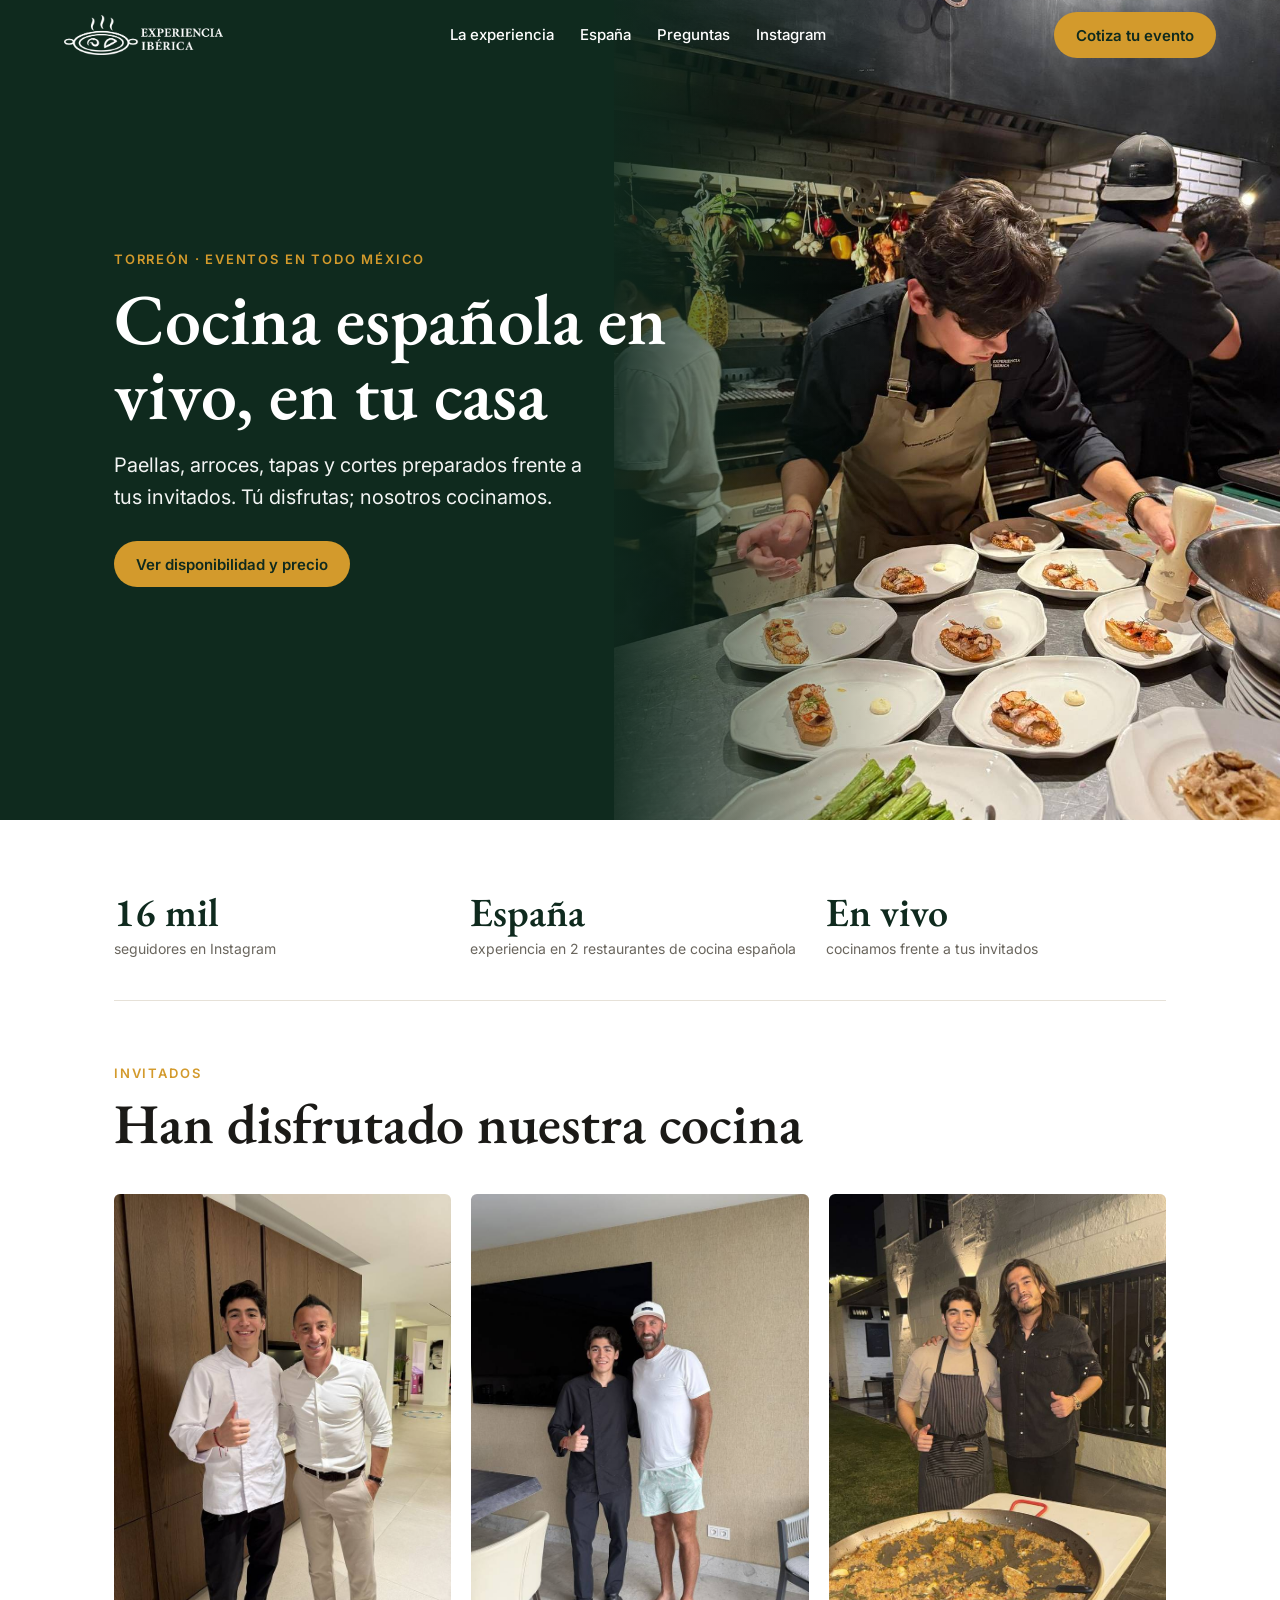
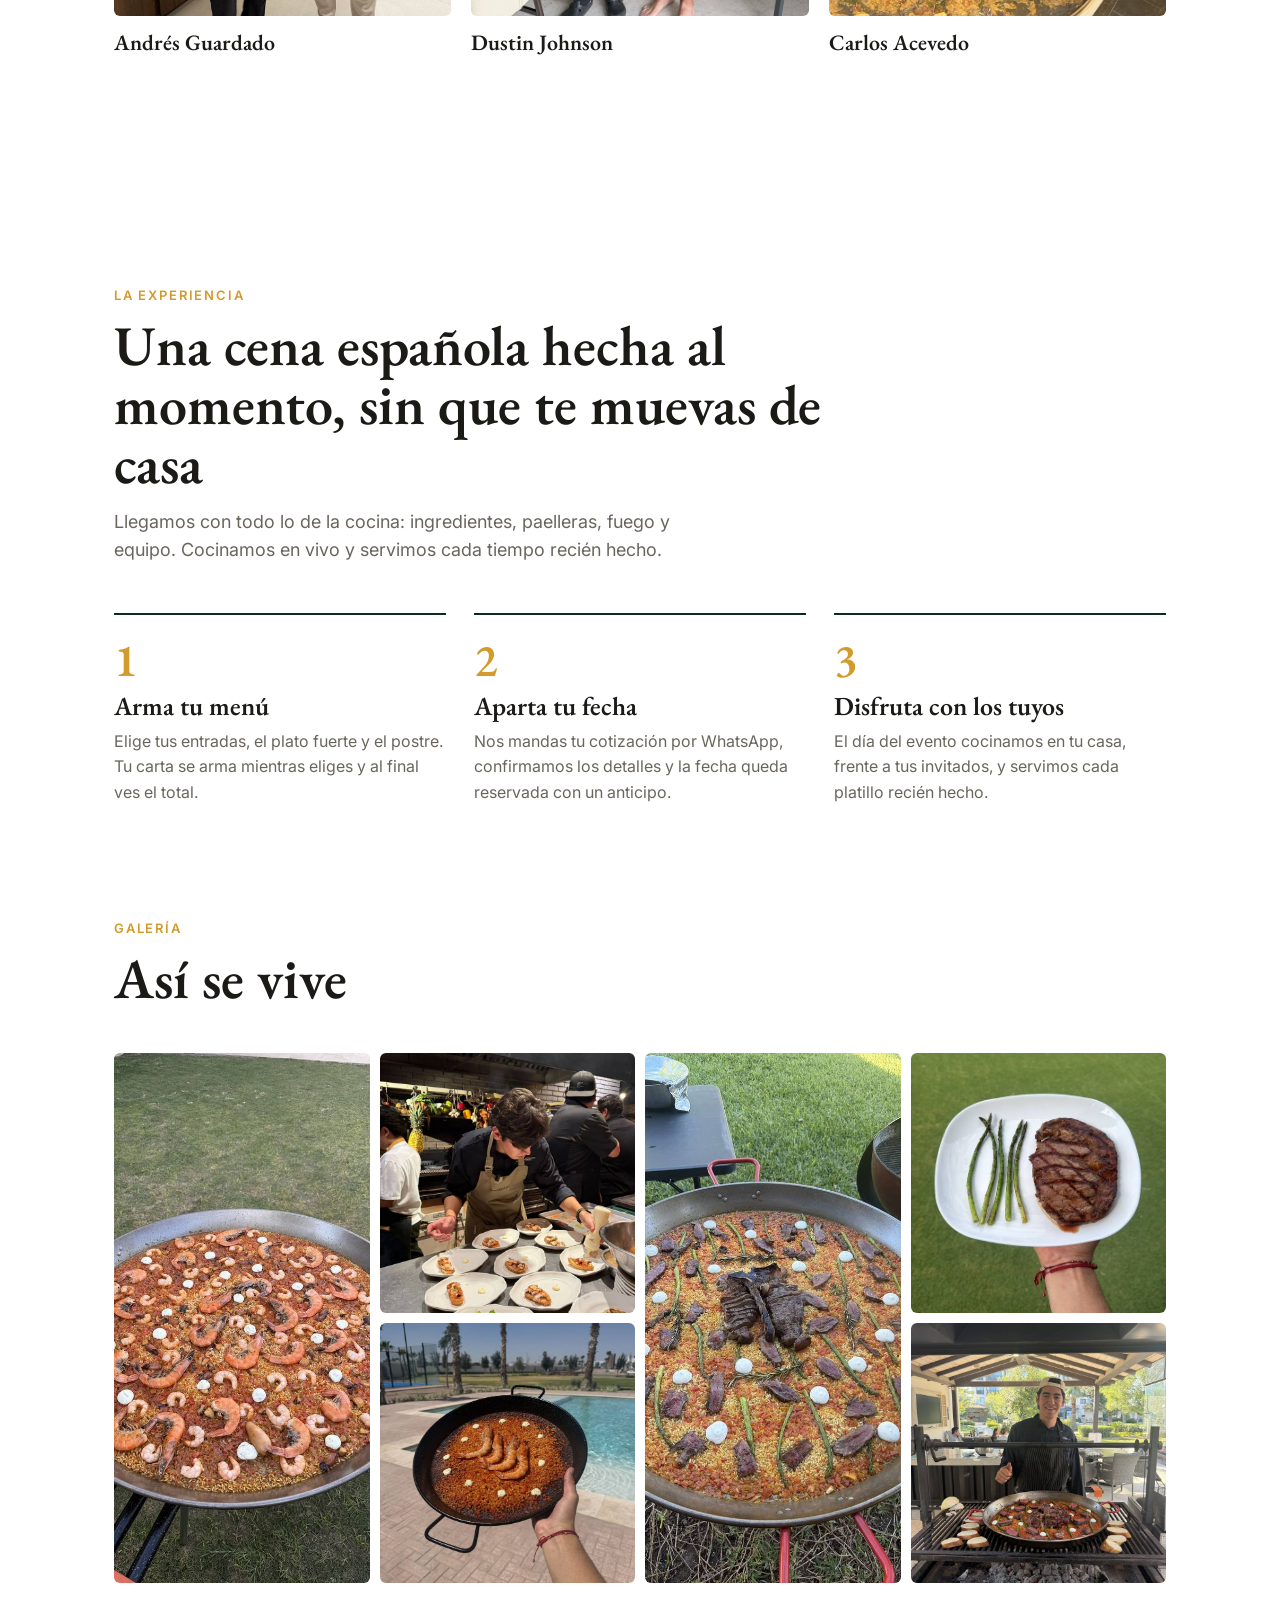
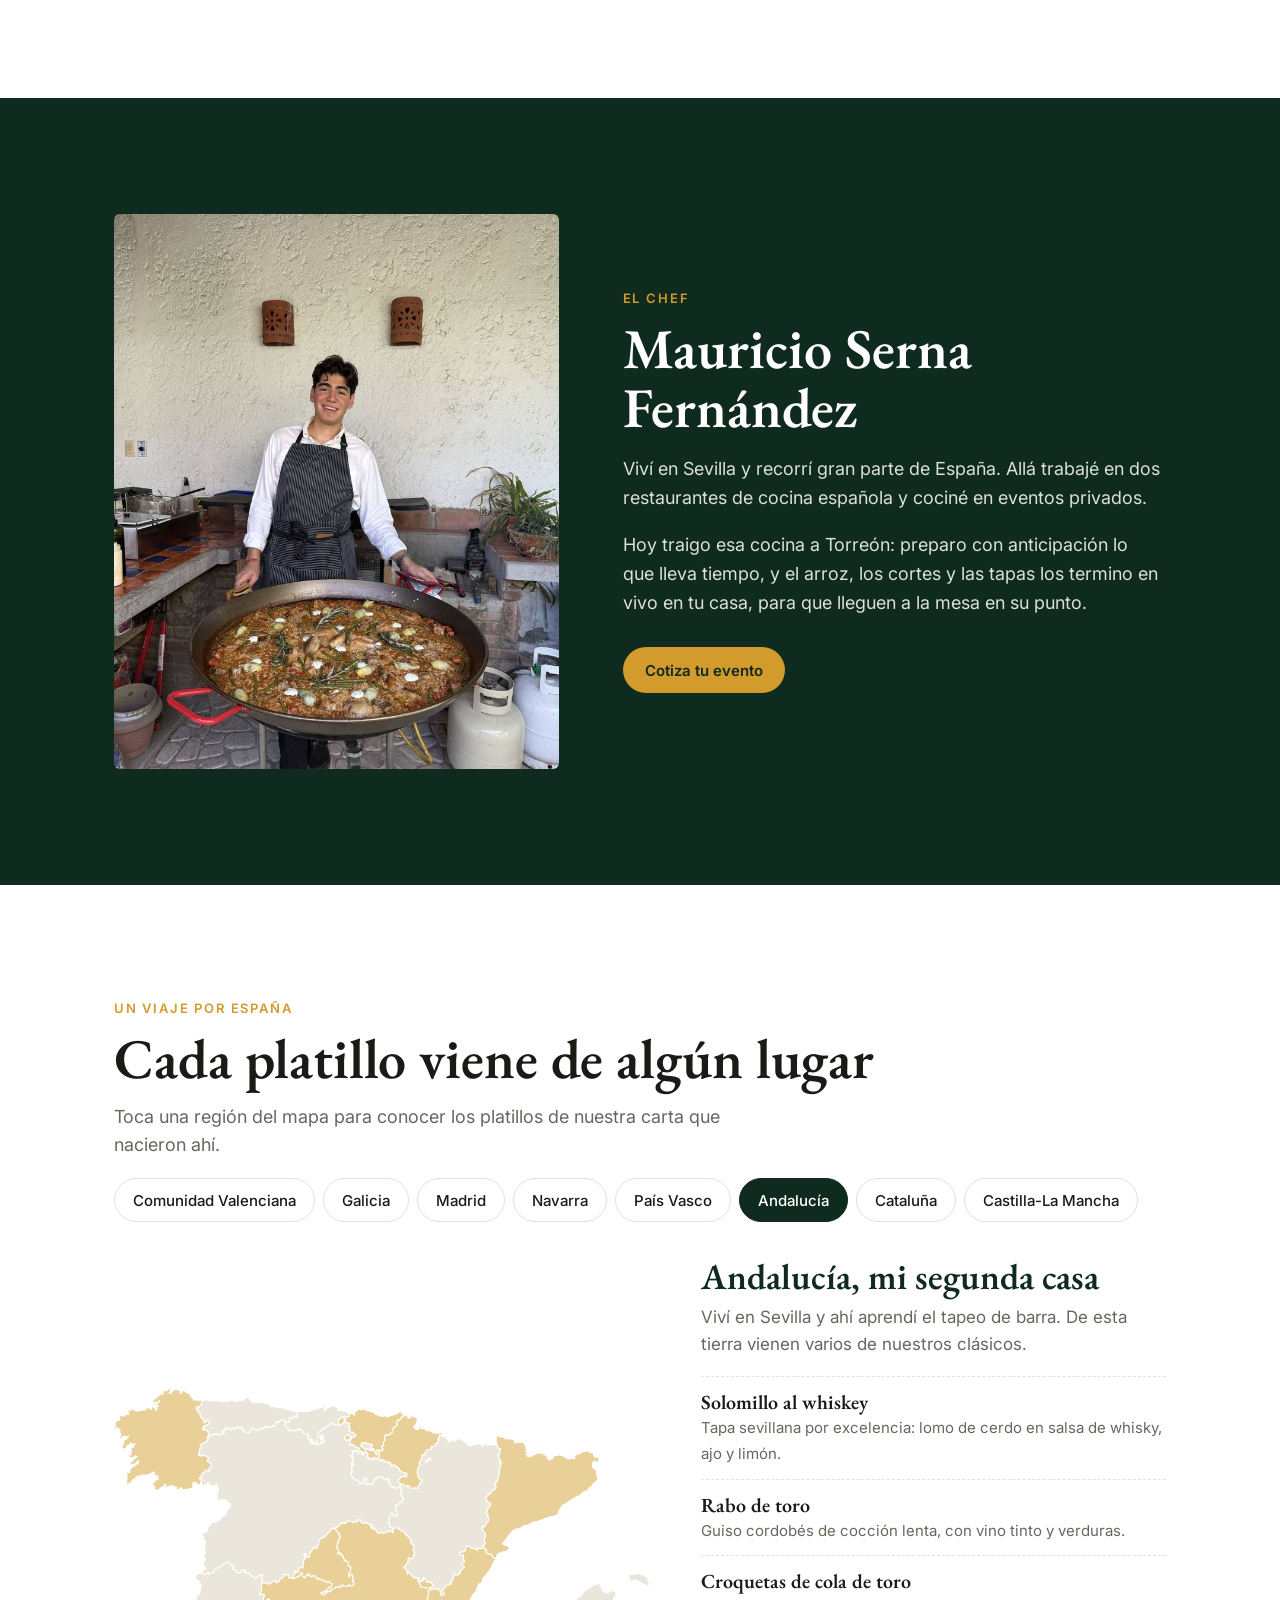
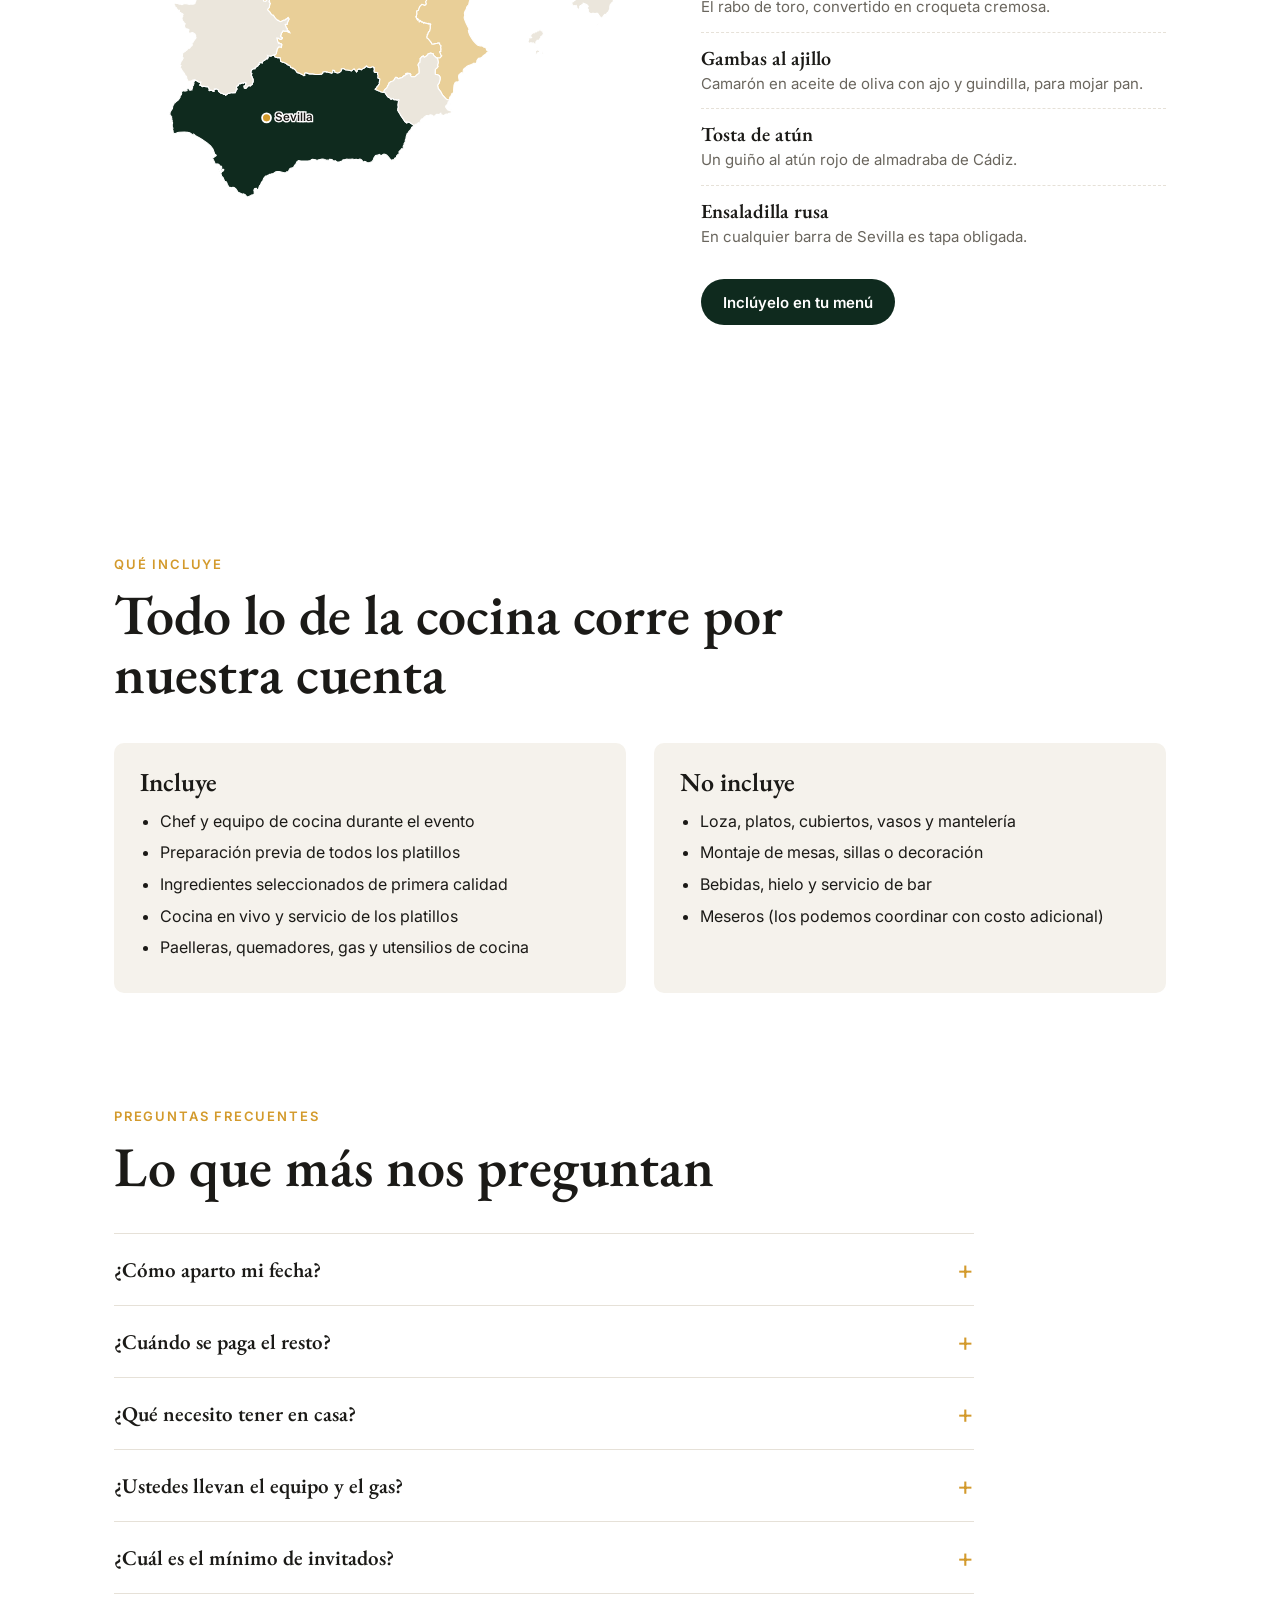
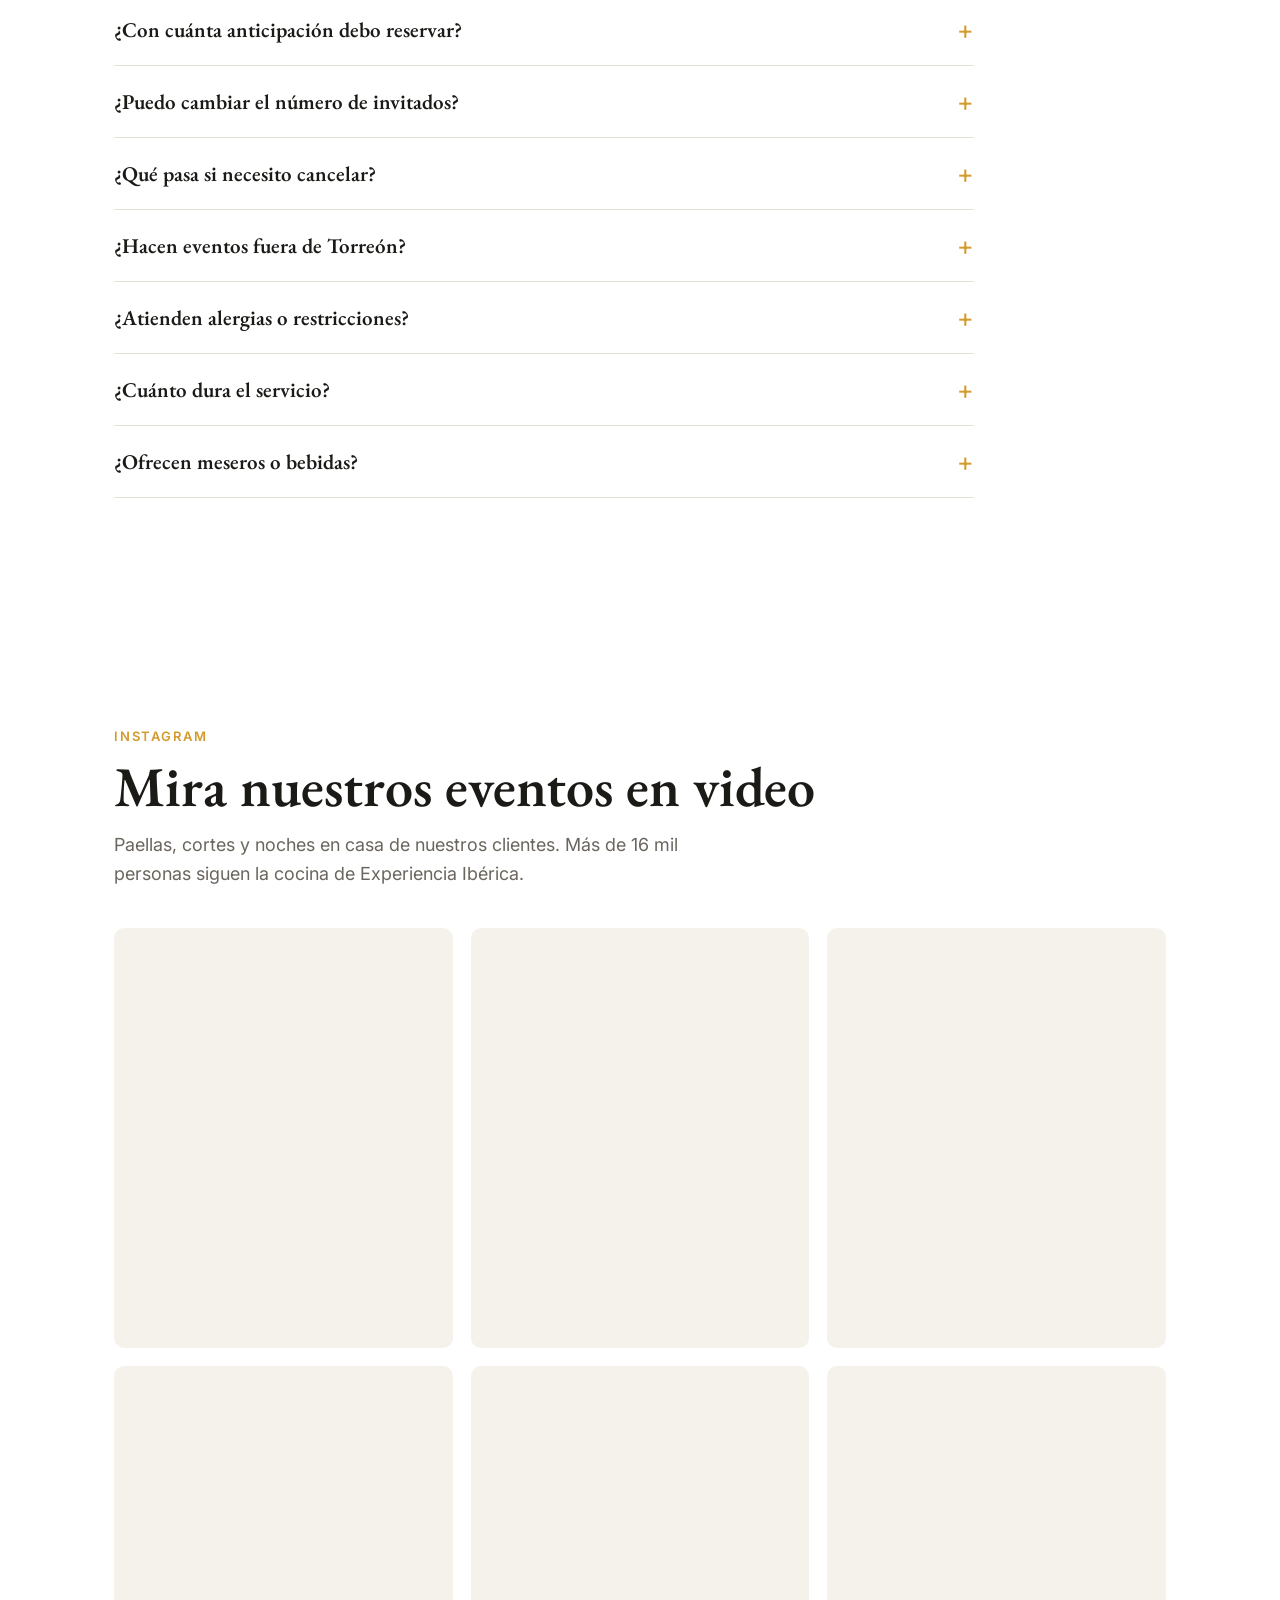
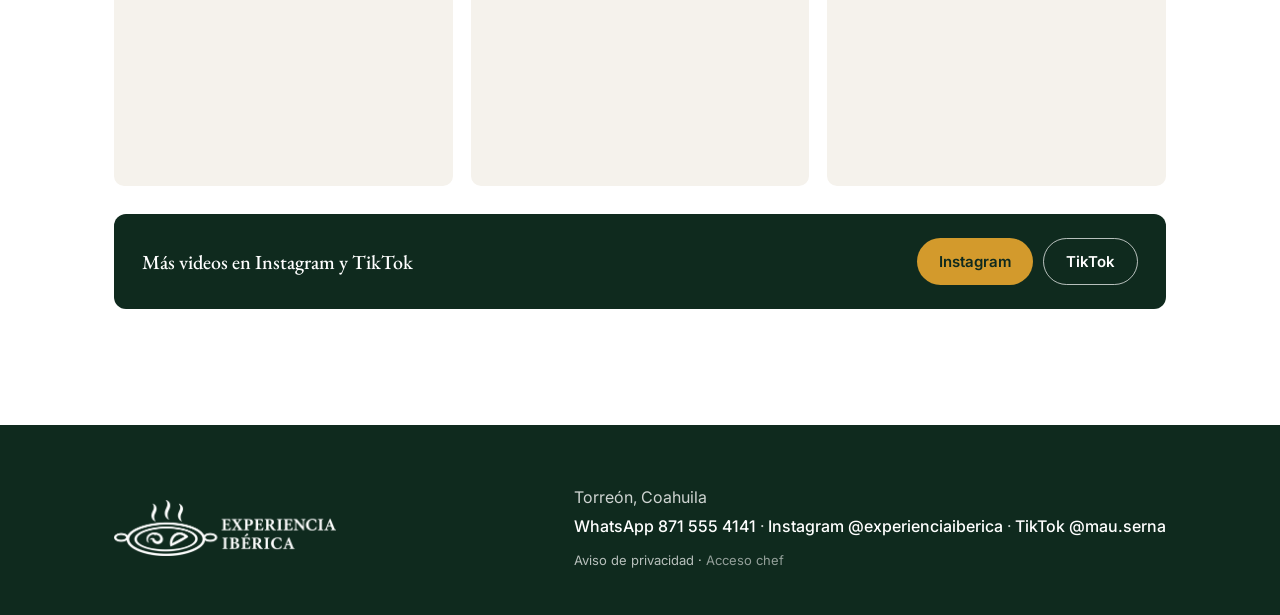
<file: index.html>
<!DOCTYPE html>
<html lang="es">
<head>
<meta charset="utf-8">
<meta name="viewport" content="width=device-width,initial-scale=1">
<title>Experiencia Ibérica · Cocina española en tu casa · Torreón</title>
<meta name="description" content="Paellas, arroces, tapas y cortes cocinados en vivo en tu casa. Cotiza tu evento en Torreón y consulta disponibilidad al momento.">
<meta property="og:title" content="Experiencia Ibérica · Cocina española en tu casa">
<meta property="og:description" content="Paellas, tapas y cortes cocinados en vivo en tu casa. Cotiza tu evento en Torreón.">
<meta property="og:image" content="https://experienciaiberica.com/img/hero.jpg">
<link rel="icon" href="img/icono.png" type="image/png">
<link rel="apple-touch-icon" href="img/apple-touch-icon.png">
<script type="application/ld+json">{"@context":"https://schema.org","@type":"FoodEstablishment","name":"Experiencia Ibérica","description":"Chef privado de cocina española a domicilio: paellas, arroces, tapas y cortes cocinados en vivo en tu casa.","url":"https://experienciaiberica.com/","image":"https://experienciaiberica.com/img/hero.jpg","logo":"https://experienciaiberica.com/img/icono.png","telephone":"+52 871 555 4141","servesCuisine":["Española","Paella","Tapas"],"areaServed":[{"@type":"City","name":"Torreón"},{"@type":"City","name":"Gómez Palacio"},{"@type":"City","name":"Lerdo"},{"@type":"Country","name":"México"}],"address":{"@type":"PostalAddress","addressLocality":"Torreón","addressRegion":"Coahuila","addressCountry":"MX"},"founder":{"@type":"Person","name":"Mauricio Serna Fernández"},"sameAs":["https://www.instagram.com/experienciaiberica","https://www.tiktok.com/@mau.serna"]}</script>
<link rel="preconnect" href="https://fonts.googleapis.com">
<link href="https://fonts.googleapis.com/css2?family=EB+Garamond:wght@500;600;700&family=Inter:wght@400;500;600&display=swap" rel="stylesheet">
<link rel="stylesheet" href="css/site.css?v=8">
<script src="js/analytics.js?v=2" defer></script>
</head>
<body>
<nav class="nav" id="nav">
  <a href="#inicio" aria-label="Inicio"><img src="img/logo-blanco.png" alt="Experiencia Ibérica"></a>
  <ul><li><a href="#experiencia">La experiencia</a></li><li><a href="#espana">España</a></li><li><a href="#faq">Preguntas</a></li><li><a href="#instagram">Instagram</a></li></ul>
  <a class="btn saf" href="cotiza.html">Cotiza tu evento</a>
  <button class="burg" id="burg" aria-label="Abrir menú" aria-expanded="false"><span></span><span></span><span></span></button>
</nav>

<header class="hero" id="inicio">
  <img class="hp" src="img/hero.jpg" alt="Mauricio Serna emplatando tostas en cocina" fetchpriority="high">
  <div class="wrap">
    <div class="eyebrow">Torreón · Eventos en todo México</div>
    <h1>Cocina española en vivo, en tu casa</h1>
    <p>Paellas, arroces, tapas y cortes preparados frente a tus invitados. Tú disfrutas; nosotros cocinamos.</p>
    <div class="cta"><a class="btn saf" href="cotiza.html">Ver disponibilidad y precio</a></div>
  </div>
</header>

<section id="invitados" class="inv">
  <div class="wrap">
    <div class="proof"><div><b>16 mil</b><span>seguidores en Instagram</span></div><div><b>España</b><span>experiencia en 2 restaurantes de cocina española</span></div><div><b>En vivo</b><span>cocinamos frente a tus invitados</span></div></div>
    <div class="eyebrow">Invitados</div>
    <h2 class="sh">Han disfrutado nuestra cocina</h2>
    <div class="fam">
      <figure><img src="img/famoso-1.jpg" alt="Mauricio Serna con Andrés Guardado" loading="lazy" style="object-position:center 30%"><figcaption>Andrés Guardado</figcaption></figure>
      <figure><img src="img/famoso-2.jpg" alt="Mauricio Serna con Dustin Johnson" loading="lazy" style="object-position:center 30%"><figcaption>Dustin Johnson</figcaption></figure>
      <figure><img src="img/famoso-3.jpg" alt="Mauricio Serna con Carlos Acevedo" loading="lazy" style="object-position:center 35%"><figcaption>Carlos Acevedo</figcaption></figure>
    </div>
  </div>
</section>


<section id="experiencia">
  <div class="wrap">
    <div class="eyebrow">La experiencia</div>
    <h2 class="sh">Una cena española hecha al momento, sin que te muevas de casa</h2>
    <p class="lead">Llegamos con todo lo de la cocina: ingredientes, paelleras, fuego y equipo. Cocinamos en vivo y servimos cada tiempo recién hecho.</p>
    <div class="steps">
      <div><b>1</b><h3>Arma tu menú</h3><p>Elige tus entradas, el plato fuerte y el postre. Tu carta se arma mientras eliges y al final ves el total.</p></div>
      <div><b>2</b><h3>Aparta tu fecha</h3><p>Nos mandas tu cotización por WhatsApp, confirmamos los detalles y la fecha queda reservada con un anticipo.</p></div>
      <div><b>3</b><h3>Disfruta con los tuyos</h3><p>El día del evento cocinamos en tu casa, frente a tus invitados, y servimos cada platillo recién hecho.</p></div>
    </div>
  </div>
</section>

<section id="galeria" style="padding-top:0">
  <div class="wrap">
    <div class="eyebrow">Galería</div>
    <h2 class="sh">Así se vive</h2>
    <div class="gal">
      <img class="t" src="img/paella-mariscos.jpg" alt="Paella de mariscos con camarones en una paellera grande" loading="lazy">
      <img src="img/emplatado.jpg" alt="Emplatando tostas de pulpo en cocina" loading="lazy" style="object-position:center 60%">
      <img class="t" src="img/arroz-carne.jpg" alt="Arroz de carne con espárragos y alioli" loading="lazy">
      <img src="img/ribeye.jpg" alt="Ribeye a la parrilla con espárragos" loading="lazy" style="object-position:center 55%">
      <img src="img/arroz-alberca.jpg" alt="Arroz en paellera junto a una alberca" loading="lazy">
      <img src="img/chef-parrilla.jpg" alt="Chef cocinando una paella en la parrilla" loading="lazy">
    </div>
  </div>
</section>

<section class="dark">
  <div class="wrap chef">
    <img src="img/chef-paella.jpg" decoding="async" alt="Mauricio Serna Fernández con una paella recién hecha" loading="lazy">
    <div>
      <div class="eyebrow">El chef</div>
      <h2 class="sh">Mauricio Serna Fernández</h2>
      <p>Viví en Sevilla y recorrí gran parte de España. Allá trabajé en dos restaurantes de cocina española y cociné en eventos privados.</p>
      <p>Hoy traigo esa cocina a Torreón: preparo con anticipación lo que lleva tiempo, y el arroz, los cortes y las tapas los termino en vivo en tu casa, para que lleguen a la mesa en su punto.</p>
      <a class="btn saf" href="cotiza.html" style="margin-top:12px">Cotiza tu evento</a>
    </div>
  </div>
</section>

<section id="espana">
  <div class="wrap">
    <div class="eyebrow">Un viaje por España</div>
    <h2 class="sh">Cada platillo viene de algún lugar</h2>
    <p class="lead">Toca una región del mapa para conocer los platillos de nuestra carta que nacieron ahí.</p>
    <div class="chips rgchips" id="rgchips"></div>
    <div class="esp">
      <div class="map" id="map" role="group" aria-label="Mapa de España"></div>
      <div class="rg" id="rg" aria-live="polite"></div>
    </div>
  </div>
</section>

<section id="incluye">
  <div class="wrap">
    <div class="eyebrow">Qué incluye</div>
    <h2 class="sh">Todo lo de la cocina corre por nuestra cuenta</h2>
    <div class="inc">
      <div><h3>Incluye</h3><ul><li>Chef y equipo de cocina durante el evento</li><li>Preparación previa de todos los platillos</li><li>Ingredientes seleccionados de primera calidad</li><li>Cocina en vivo y servicio de los platillos</li><li>Paelleras, quemadores, gas y utensilios de cocina</li></ul></div>
      <div><h3>No incluye</h3><ul><li>Loza, platos, cubiertos, vasos y mantelería</li><li>Montaje de mesas, sillas o decoración</li><li>Bebidas, hielo y servicio de bar</li><li>Meseros (los podemos coordinar con costo adicional)</li></ul></div>
    </div>
  </div>
</section>

<section id="faq" style="padding-top:0">
  <div class="wrap">
    <div class="eyebrow">Preguntas frecuentes</div>
    <h2 class="sh">Lo que más nos preguntan</h2>
    <div class="faq">
      <details><summary>¿Cómo aparto mi fecha?</summary><p>Arma tu cotización en la página y mándanosla por WhatsApp. Te confirmamos disponibilidad y la fecha queda reservada al recibir el anticipo del 50%. Sin anticipo, la fecha sigue disponible para otros clientes.</p></details>
      <details><summary>¿Cuándo se paga el resto?</summary><p>El saldo se liquida el día del evento, antes de comenzar a servir.</p></details>
      <details><summary>¿Qué necesito tener en casa?</summary><p>Un espacio ventilado para cocinar (de preferencia exterior: jardín, terraza o asador), acceso a agua y una toma de corriente cercana. La loza, las mesas y las sillas corren por tu cuenta.</p></details>
      <details><summary>¿Ustedes llevan el equipo y el gas?</summary><p>Sí. Llevamos paelleras, quemadores, gas, utensilios y todos los ingredientes. Tú solo pones el lugar.</p></details>
      <details><summary>¿Cuál es el mínimo de invitados?</summary><p>El mínimo es de 10 personas. Para grupos más pequeños escríbenos y vemos opciones.</p></details>
      <details><summary>¿Con cuánta anticipación debo reservar?</summary><p>Puedes reservar desde la página con al menos 3 días de anticipación. Si tu evento es antes, escríbenos por WhatsApp y vemos si es posible.</p></details>
      <details><summary>¿Puedo cambiar el número de invitados?</summary><p>Sí, hasta 5 días antes del evento, cuando se confirman el número final y el menú. Se cobra el número confirmado aunque asistan menos personas. Los aumentos de último momento quedan sujetos a disponibilidad de insumos.</p></details>
      <details><summary>¿Qué pasa si necesito cancelar?</summary><p>Con 7 días o más de anticipación, tu anticipo se puede aplicar a una nueva fecha dentro de los siguientes 3 meses. Con menos de 7 días el anticipo no es reembolsable, porque cubre la compra de insumos.</p></details>
      <details><summary>¿Hacen eventos fuera de Torreón?</summary><p>Sí, en todo México, para eventos de 25 invitados o más. El traslado se cotiza aparte según la ciudad; arma tu cotización y te lo confirmamos por WhatsApp.</p></details>
      <details><summary>¿Atienden alergias o restricciones?</summary><p>Sí. Avísanos al confirmar el menú y adaptamos lo necesario.</p></details>
      <details><summary>¿Cuánto dura el servicio?</summary><p>Hasta 4 horas desde nuestra llegada. El tiempo adicional tiene un costo extra.</p></details>
      <details><summary>¿Ofrecen meseros o bebidas?</summary><p>Las bebidas no están incluidas. Los meseros los podemos coordinar con costo adicional.</p></details>
    </div>
  </div>
</section>

<section id="instagram">
  <div class="wrap">
    <div class="eyebrow">Instagram</div>
    <h2 class="sh">Mira nuestros eventos en video</h2>
    <p class="lead">Paellas, cortes y noches en casa de nuestros clientes. Más de 16 mil personas siguen la cocina de Experiencia Ibérica.</p>
    <div class="ig" id="ig"></div>
    <div class="igcta"><p>Más videos en Instagram y TikTok</p><div style="display:flex;gap:10px;flex-wrap:wrap"><a class="btn saf" href="https://www.instagram.com/experienciaiberica" target="_blank" rel="noopener">Instagram</a><a class="btn line" href="https://www.tiktok.com/@mau.serna" target="_blank" rel="noopener">TikTok</a></div></div>
  </div>
</section>

<footer>
  <div class="wrap">
    <img src="img/logo-blanco.png" alt="Experiencia Ibérica">
    <div><p>Torreón, Coahuila</p><p><a href="https://wa.me/528715554141" target="_blank" rel="noopener">WhatsApp 871 555 4141</a> · <a href="https://www.instagram.com/experienciaiberica" target="_blank" rel="noopener">Instagram @experienciaiberica</a> · <a href="https://www.tiktok.com/@mau.serna" target="_blank" rel="noopener">TikTok @mau.serna</a></p><p id="upd" style="font-size:13px;opacity:.7"></p><p style="font-size:13px;margin-top:10px"><a href="aviso-de-privacidad.html" style="opacity:.7;font-weight:400">Aviso de privacidad</a> · <a href="https://claude.ai/artifact/J5kVzDFW1enjaiDdUqpLAN" style="opacity:.55;font-weight:400" rel="nofollow">Acceso chef</a></p></div>
  </div>
</footer>

<script>
{
const R={
'01':{t:'Andalucía, mi segunda casa',p:'Viví en Sevilla y ahí aprendí el tapeo de barra. De esta tierra vienen varios de nuestros clásicos.',d:[['Solomillo al whiskey','Tapa sevillana por excelencia: lomo de cerdo en salsa de whisky, ajo y limón.'],['Rabo de toro','Guiso cordobés de cocción lenta, con vino tinto y verduras.'],['Croquetas de cola de toro','El rabo de toro, convertido en croqueta cremosa.'],['Gambas al ajillo','Camarón en aceite de oliva con ajo y guindilla, para mojar pan.'],['Tosta de atún','Un guiño al atún rojo de almadraba de Cádiz.'],['Ensaladilla rusa','En cualquier barra de Sevilla es tapa obligada.']]},
'10':{t:'Comunidad Valenciana, la cuna del arroz',p:'La paella nació entre los arrozales de Valencia. Por eso todos nuestros arroces llevan arroz español.',d:[['Paella valenciana','Pollo, costilla, garrofón, alcachofa y azafrán: la receta de origen.'],['Arroz de mariscos','El arroz de la costa mediterránea, con fumet casero.'],['Arroz de carne','Nuestra versión con costilla, porterhouse y espárragos.'],['Fideuá de pollo','Nació en Gandía: la técnica de la paella, con fideo en lugar de arroz.']]},
'12':{t:'Galicia',p:'En las ferias gallegas el pulpo se cuece en ollas de cobre y se sirve sobre madera.',d:[['Pulpo a la gallega','Pulpo con papa, pimentón de la Vera, aceite de oliva y sal gruesa.']]},
'16':{t:'País Vasco',p:'Tierra de asadores y de la tarta de queso más famosa del mundo.',d:[['Tarta vasca','La tarta de queso quemada nació en San Sebastián.'],['Cortes a la brasa','Ribeye, porterhouse y tomahawk, al estilo de los asadores vascos.']]},
'15':{t:'Navarra',p:'Hogar de la chistorra, el embutido delgado y ahumado del norte.',d:[['Tortilla de patata con chistorra','La tortilla de siempre, con el toque de la chistorra navarra.']]},
'09':{t:'Cataluña',p:'El desayuno y la merienda catalana empiezan con pan, tomate y aceite.',d:[['Pan con tomate','Pan tostado, tomate y un buen aceite de oliva.']]},
'13':{t:'Madrid',p:'Dos clásicos que no faltan en ningún bar madrileño.',d:[['Croquetas de jamón','Bechamel cremosa con jamón serrano y un empanizado crujiente.'],['Patatas bravas','Papas crujientes con salsa brava y alioli.']]},
'08':{t:'Castilla-La Mancha',p:'Tierra del queso manchego.',d:[['Tabla de quesos y carnes frías','Quesos y embutidos para abrir la noche.']]}};
fetch('data/espana.json').then(r=>r.json()).then(G=>{
  const map=document.getElementById('map'),rg=document.getElementById('rg'),ch=document.getElementById('rgchips');
  map.innerHTML=`<svg viewBox="0 0 600 500" aria-hidden="false">${G.map(g=>`<path d="${g.d}" data-id="${g.id}" class="${R[g.id]?'has':''}"${R[g.id]?` tabindex="0" role="button" aria-label="${R[g.id].t}"`:''}><title>${g.name}</title></path>`).join('')}<g class="sev"><circle cx="0" cy="0" r="5"/><text x="9" y="4">Sevilla</text></g></svg>`;
  const sv=G.find(g=>g.id==='01');const sev=map.querySelector('.sev');sev.setAttribute('transform',`translate(${sv.c[0]-28},${sv.c[1]-4})`);
  ch.innerHTML=Object.entries(R).map(([id,r])=>`<button class="chip" data-id="${id}">${r.t.split(',')[0]}</button>`).join('');
  const pick=id=>{const r=R[id];if(!r)return;map.querySelectorAll('path').forEach(p=>p.classList.toggle('on',p.dataset.id===id));ch.querySelectorAll('.chip').forEach(c=>c.classList.toggle('on',c.dataset.id===id));
    rg.innerHTML=`<h3>${r.t}</h3><p class="rp">${r.p}</p>${r.d.map(([n,x])=>`<div class="dsh"><b>${n}</b><span>${x}</span></div>`).join('')}<a class="btn g" href="cotiza.html">Inclúyelo en tu menú</a>`};
  map.addEventListener('click',e=>pick(e.target.dataset?.id));map.addEventListener('keydown',e=>{if(e.key==='Enter'||e.key===' '){e.preventDefault();pick(e.target.dataset?.id)}});
  ch.addEventListener('click',e=>pick(e.target.dataset?.id));pick('01');
}).catch(()=>{document.getElementById('espana').style.display='none'});
const nav=document.getElementById('nav'),burg=document.getElementById('burg');burg.onclick=()=>{const o=nav.classList.toggle('mopen');burg.setAttribute('aria-expanded',o)};nav.querySelectorAll('ul a').forEach(a=>a.addEventListener('click',()=>nav.classList.remove('mopen')));
const onS=()=>nav.classList.toggle('solid',scrollY>60);addEventListener('scroll',onS,{passive:true});onS();
// Reels o publicaciones de Instagram a mostrar (links completos)
const IG=['DfUvoe-Rfx-','DeCpzYzx0Il','DeeweVTRRGu','DffZZyuRcej','DfZ17wVxcy-','DfnAKsWR4mW'].map(id=>`https://www.instagram.com/reel/${id}/`);
const box=document.getElementById('ig');
if(IG.length){const load=()=>{box.innerHTML=IG.map(u=>`<div class="post"><blockquote class="instagram-media" data-instgrm-permalink="${u}" data-instgrm-version="14"></blockquote></div>`).join('');const sc=document.createElement('script');sc.async=true;sc.src='https://www.instagram.com/embed.js';document.body.appendChild(sc)};const o=new IntersectionObserver(es=>{if(es.some(x=>x.isIntersecting)){o.disconnect();load()}},{rootMargin:'600px'});o.observe(box)}
else{box.innerHTML=[['arroz-alberca','Arroz junto a la alberca'],['chef-parrilla','Paella a la parrilla'],['emplatado','Emplatado en vivo']].map(([f,a])=>`<a class="post" href="https://www.instagram.com/experienciaiberica" target="_blank" rel="noopener"><img src="img/${f}.jpg" alt="${a}" loading="lazy" style="width:100%;aspect-ratio:4/5;object-fit:cover"></a>`).join('')}
}
</script>
</body>
</html>
</file>
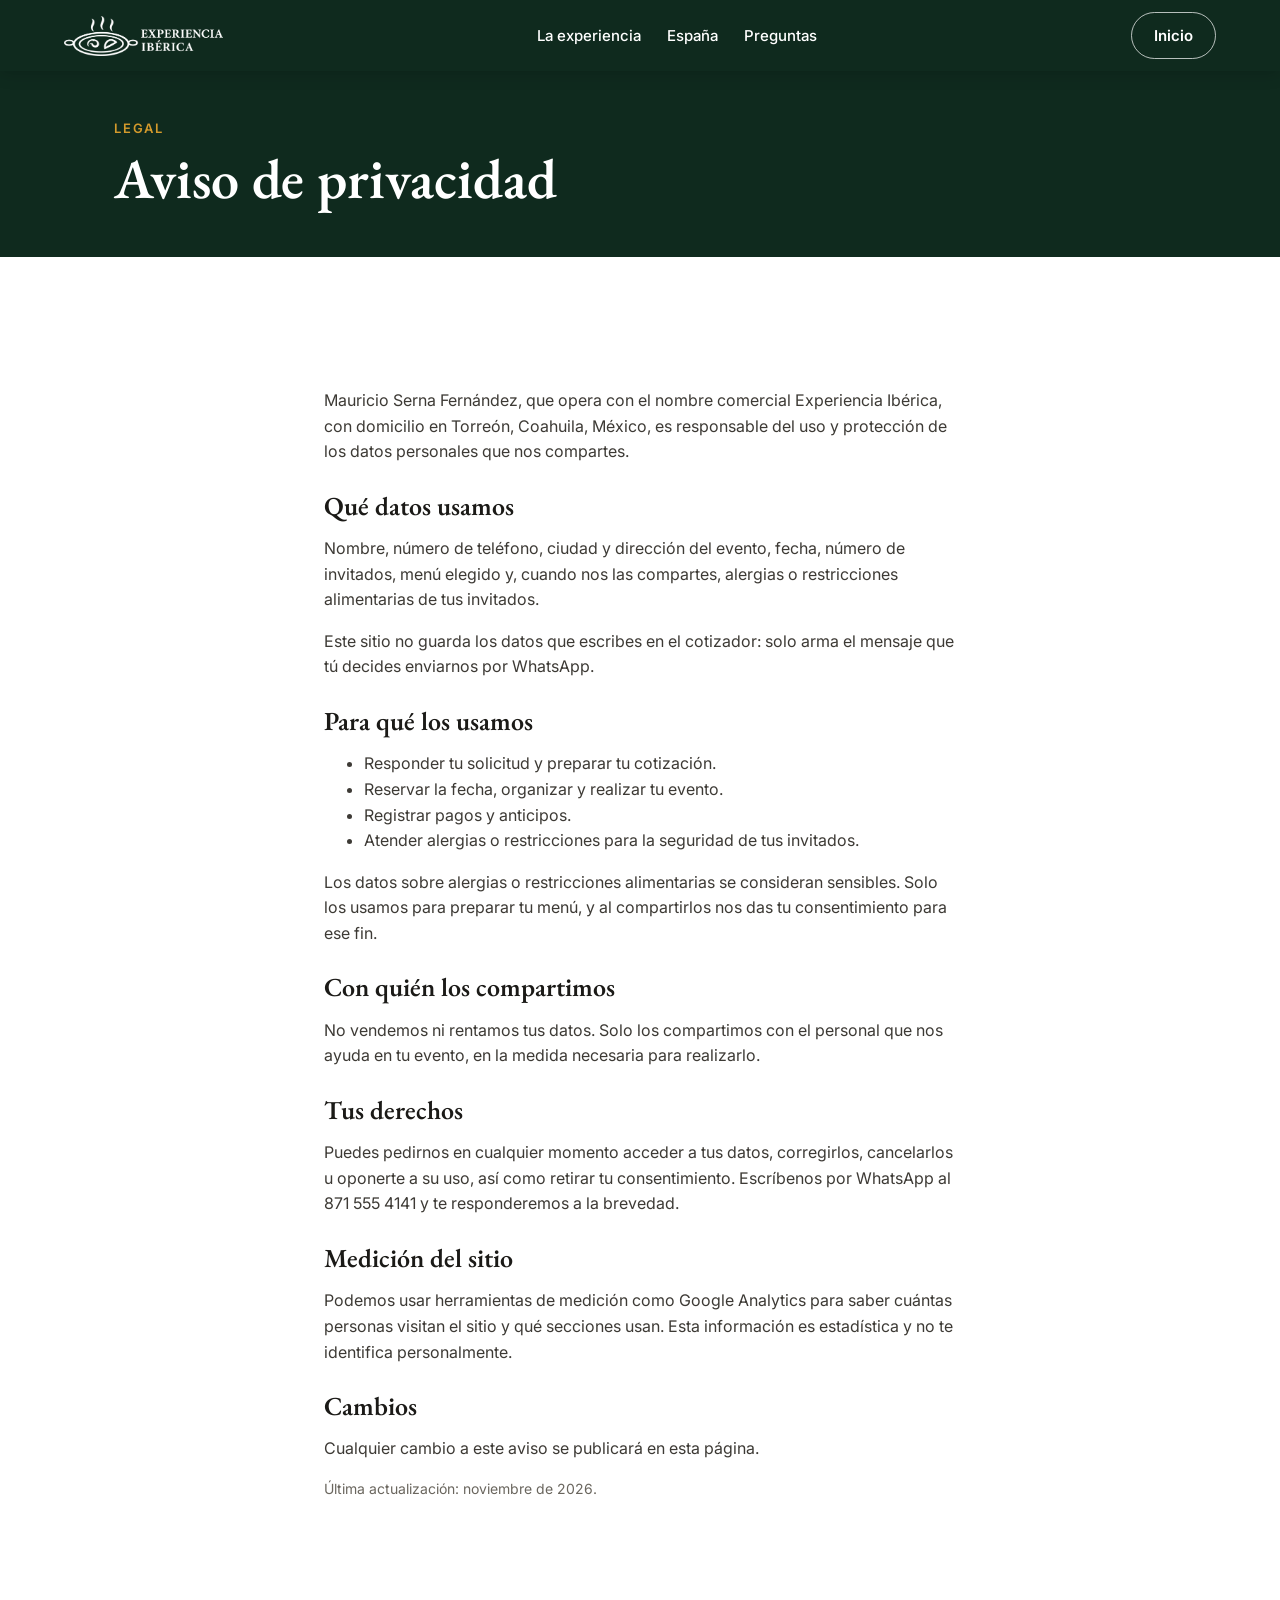
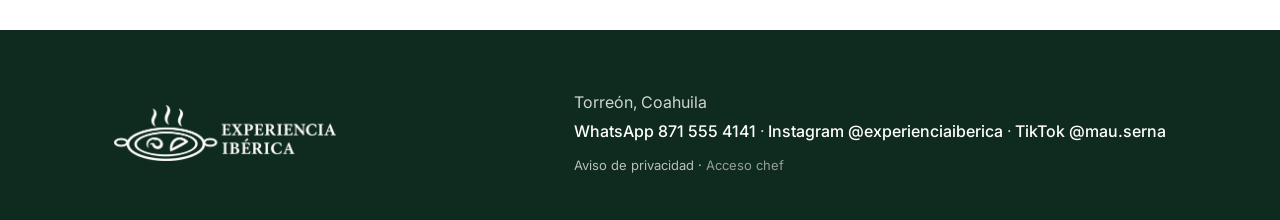
<file: aviso-de-privacidad.html>
<!DOCTYPE html>
<html lang="es">
<head>
<meta charset="utf-8">
<meta name="viewport" content="width=device-width,initial-scale=1">
<title>Aviso de privacidad · Experiencia Ibérica</title>
<meta name="description" content="Paellas, arroces, tapas y cortes cocinados en vivo en tu casa. Cotiza tu evento en Torreón y consulta disponibilidad al momento.">
<meta property="og:title" content="Experiencia Ibérica · Cocina española en tu casa">
<meta property="og:description" content="Paellas, tapas y cortes cocinados en vivo en tu casa. Cotiza tu evento en Torreón.">
<meta property="og:image" content="https://experienciaiberica.com/img/hero.jpg">
<link rel="icon" href="img/icono.png" type="image/png">
<link rel="apple-touch-icon" href="img/apple-touch-icon.png">
<link rel="preconnect" href="https://fonts.googleapis.com">
<link href="https://fonts.googleapis.com/css2?family=EB+Garamond:wght@500;600;700&family=Inter:wght@400;500;600&display=swap" rel="stylesheet">
<link rel="stylesheet" href="css/site.css?v=8">
<script src="js/html2canvas.min.js"></script>
<script src="js/analytics.js?v=2" defer></script>
</head>
<body>
<nav class="nav solid" id="nav">
  <a href="./" aria-label="Inicio"><img src="img/logo-blanco.png" alt="Experiencia Ibérica"></a>
  <ul><li><a href="./#experiencia">La experiencia</a></li><li><a href="./#espana">España</a></li><li><a href="./#faq">Preguntas</a></li></ul>
  <a class="btn line" href="./">Inicio</a>
</nav>
<header class="top-cz"><div class="wrap"><div class="eyebrow">Legal</div><h1 class="sh">Aviso de privacidad</h1></div></header>
<section><div class="wrap legal">
<p>Mauricio Serna Fernández, que opera con el nombre comercial Experiencia Ibérica, con domicilio en Torreón, Coahuila, México, es responsable del uso y protección de los datos personales que nos compartes.</p>
<h2>Qué datos usamos</h2>
<p>Nombre, número de teléfono, ciudad y dirección del evento, fecha, número de invitados, menú elegido y, cuando nos las compartes, alergias o restricciones alimentarias de tus invitados.</p>
<p>Este sitio no guarda los datos que escribes en el cotizador: solo arma el mensaje que tú decides enviarnos por WhatsApp.</p>
<h2>Para qué los usamos</h2>
<ul><li>Responder tu solicitud y preparar tu cotización.</li><li>Reservar la fecha, organizar y realizar tu evento.</li><li>Registrar pagos y anticipos.</li><li>Atender alergias o restricciones para la seguridad de tus invitados.</li></ul>
<p>Los datos sobre alergias o restricciones alimentarias se consideran sensibles. Solo los usamos para preparar tu menú, y al compartirlos nos das tu consentimiento para ese fin.</p>
<h2>Con quién los compartimos</h2>
<p>No vendemos ni rentamos tus datos. Solo los compartimos con el personal que nos ayuda en tu evento, en la medida necesaria para realizarlo.</p>
<h2>Tus derechos</h2>
<p>Puedes pedirnos en cualquier momento acceder a tus datos, corregirlos, cancelarlos u oponerte a su uso, así como retirar tu consentimiento. Escríbenos por WhatsApp al 871 555 4141 y te responderemos a la brevedad.</p>
<h2>Medición del sitio</h2>
<p>Podemos usar herramientas de medición como Google Analytics para saber cuántas personas visitan el sitio y qué secciones usan. Esta información es estadística y no te identifica personalmente.</p>
<h2>Cambios</h2>
<p>Cualquier cambio a este aviso se publicará en esta página.</p>
<p style="color:var(--mute);font-size:14px">Última actualización: noviembre de 2026.</p>
</div></section>
<footer>
  <div class="wrap">
    <img src="img/logo-blanco.png" alt="Experiencia Ibérica">
    <div><p>Torreón, Coahuila</p><p><a href="https://wa.me/528715554141" target="_blank" rel="noopener">WhatsApp 871 555 4141</a> · <a href="https://www.instagram.com/experienciaiberica" target="_blank" rel="noopener">Instagram @experienciaiberica</a> · <a href="https://www.tiktok.com/@mau.serna" target="_blank" rel="noopener">TikTok @mau.serna</a></p><p id="upd" style="font-size:13px;opacity:.7"></p><p style="font-size:13px;margin-top:10px"><a href="aviso-de-privacidad.html" style="opacity:.7;font-weight:400">Aviso de privacidad</a> · <a href="https://claude.ai/artifact/J5kVzDFW1enjaiDdUqpLAN" style="opacity:.55;font-weight:400" rel="nofollow">Acceso chef</a></p></div>
  </div>
</footer>
</body>
</html>
</file>
<file: css/site.css>
:root{--g:#0f2a1e;--g2:#173d2c;--saf:#d39a2c;--ink:#1b1a17;--mute:#6a665e;--line:#e6e1d8;--soft:#f5f2ec;--bg:#fff;--free:#2f7a45}
*{box-sizing:border-box;min-width:0}
html{scroll-behavior:smooth;scroll-padding-top:72px}
body{margin:0;background:var(--bg);color:var(--ink);font:16px/1.6 Inter,system-ui,sans-serif;overflow-x:clip}
h1,h2,h3{font-family:"EB Garamond",Georgia,serif;line-height:1.05;margin:0;font-weight:600}
a{color:inherit}
img{display:block;max-width:100%}
.wrap{max-width:1180px;margin:0 auto;padding:0 max(5vw,18px)}
/* nav */
.nav{position:fixed;inset:0 0 auto;z-index:20;display:flex;align-items:center;justify-content:space-between;gap:16px;padding:12px max(5vw,18px);transition:background .25s}
.nav.solid{background:var(--g);box-shadow:0 2px 16px rgb(0 0 0/.18)}
.nav img{height:40px;width:auto}
.nav ul{display:flex;gap:26px;list-style:none;margin:0;padding:0}
.nav ul a{color:#fff;text-decoration:none;font-weight:500;font-size:15px}
.btn{display:inline-flex;align-items:center;justify-content:center;gap:8px;padding:13px 22px;border-radius:99px;font:600 15px Inter;text-decoration:none;border:0;cursor:pointer;min-height:46px}
.btn.saf{background:var(--saf);color:var(--g)}
.btn.line{border:1.5px solid rgb(255 255 255/.7);color:#fff;background:transparent}
.btn.g{background:var(--g);color:#fff}
@media(max-width:760px){.nav ul{display:none}.nav img{height:32px}.nav .btn{padding:10px 16px;min-height:42px;font-size:14px}}
/* hero */
.hero{position:relative;min-height:min(92vh,820px);display:flex;align-items:flex-end;color:#fff;background:var(--g) url(../img/hero.jpg) center 42%/cover}
.hero::before{content:"";position:absolute;inset:0;background:linear-gradient(180deg,rgb(15 42 30/.55) 0%,rgb(15 42 30/.25) 40%,rgb(15 42 30/.92) 100%)}
.hero .wrap{position:relative;padding-bottom:clamp(40px,8vh,90px);width:100%}
.hero h1{font-size:clamp(44px,8vw,92px);max-width:820px;font-weight:600}
.hero p{font-size:clamp(17px,2vw,20px);max-width:560px;margin:18px 0 28px;opacity:.95}
.hero .cta{display:flex;gap:12px;flex-wrap:wrap}
.eyebrow{font:600 13px Inter;letter-spacing:.14em;text-transform:uppercase;color:var(--saf);margin-bottom:14px}
/* sections */
section{padding:clamp(64px,9vw,120px) 0}
.sh{font-size:clamp(36px,5vw,56px);max-width:760px}
.lead{font-size:18px;color:var(--mute);max-width:620px;margin-top:14px}
.steps{display:grid;grid-template-columns:repeat(3,minmax(0,1fr));gap:28px;margin-top:48px;counter-reset:s}
.steps div{border-top:2px solid var(--g);padding-top:22px}
.steps b{font:600 46px "EB Garamond",serif;color:var(--saf);display:block;line-height:1}
.steps h3{font-size:26px;margin:10px 0 8px}
.steps p{margin:0;color:var(--mute)}
@media(max-width:760px){.steps{grid-template-columns:minmax(0,1fr)}}
.gal{display:grid;grid-template-columns:repeat(4,minmax(0,1fr));grid-auto-rows:260px;gap:10px;margin-top:44px}
.gal img{width:100%;height:100%;object-fit:cover;border-radius:6px}
.gal .t{grid-row:span 2}
@media(max-width:860px){.gal{grid-template-columns:repeat(2,minmax(0,1fr));grid-auto-rows:200px}}
.dark{background:var(--g);color:#fff}
.dark .lead{color:rgb(255 255 255/.75)}
.chef{display:grid;grid-template-columns:minmax(0,.9fr) minmax(0,1.1fr);gap:clamp(28px,5vw,72px);align-items:center}
.chef img{border-radius:6px;aspect-ratio:4/5;object-fit:cover;width:100%}
.chef p{font-size:18px;color:rgb(255 255 255/.85);max-width:540px}
@media(max-width:760px){.chef{grid-template-columns:minmax(0,1fr)}}
.inc{display:grid;grid-template-columns:repeat(2,minmax(0,1fr));gap:28px;margin-top:40px}
.inc div{background:var(--soft);border-radius:10px;padding:26px}
.inc h3{font-size:26px;margin-bottom:12px}
.inc ul{margin:0;padding-left:20px}.inc li{margin:6px 0}
@media(max-width:760px){.inc{grid-template-columns:minmax(0,1fr)}}
/* cotizador */
#cotiza{background:var(--soft)}
.cz{display:grid;grid-template-columns:minmax(0,1.5fr) minmax(0,1fr);gap:36px;align-items:start;margin-top:40px}
@media(max-width:900px){.cz{grid-template-columns:minmax(0,1fr)}}
.box{background:#fff;border-radius:12px;padding:clamp(18px,3vw,28px);margin-bottom:18px}
.box h3{font-size:26px;display:flex;gap:12px;align-items:baseline;margin-bottom:6px}
.box h3 b{font:600 14px Inter;color:var(--saf)}
.hint{color:var(--mute);margin:0 0 14px;font-size:15px}
.cal{display:grid;grid-template-columns:repeat(7,minmax(0,1fr));gap:5px}
.cal .h{text-align:center;font-size:12px;color:var(--mute);padding:4px 0}
.cal button{aspect-ratio:1/1;max-height:60px;border:1px solid var(--line);background:#fff;color:var(--ink);border-radius:8px;font:500 15px Inter;cursor:pointer;position:relative;padding:0}
.cal button::after{content:"";position:absolute;left:50%;bottom:6px;width:6px;height:6px;margin-left:-3px;border-radius:50%;background:var(--free)}
.cal button.par::after{background:var(--saf)}
.cal button.full,.cal button.past{color:#b3ada3;background:var(--soft);cursor:default}
.cal button.full::after,.cal button.past::after{display:none}
.cal button.full{text-decoration:line-through}
.cal button.soon::after{background:var(--line)}
.cal button.on{background:var(--g);color:#fff;border-color:var(--g)}.cal button.on::after{background:var(--saf)}
.calhead{display:flex;justify-content:space-between;align-items:center;margin-bottom:8px}
.calhead strong{font:600 22px "EB Garamond",serif}
.navb{width:44px;height:44px;border-radius:50%;border:1px solid var(--line);background:#fff;font-size:20px;cursor:pointer}
.navb:disabled{opacity:.3;cursor:default}
.legend{display:flex;gap:16px;flex-wrap:wrap;font-size:13px;color:var(--mute);margin-top:10px}
.legend i{display:inline-block;width:8px;height:8px;border-radius:50%;margin-right:6px;vertical-align:middle}
.chips{display:flex;gap:8px;flex-wrap:wrap}
.chip{border:1px solid var(--line);background:#fff;color:var(--ink);border-radius:99px;padding:10px 18px;font:500 15px Inter;cursor:pointer;min-height:44px}
.chip.on{background:var(--g);color:#fff;border-color:var(--g)}
.chip:disabled{opacity:.35;cursor:default}.chip.occ{text-decoration:line-through}
label{font-size:14px;color:var(--mute);display:block}
input{width:100%;font:16px Inter;padding:11px 14px;border:1px solid var(--line);border-radius:10px;background:#fff;color:var(--ink);min-height:46px;margin-top:4px}
input:focus,button:focus-visible,a:focus-visible{outline:2px solid var(--saf);outline-offset:2px}
.row2{display:grid;grid-template-columns:repeat(auto-fit,minmax(170px,1fr));gap:12px;margin-top:14px}
.menu h4{font:600 12px Inter;letter-spacing:.12em;text-transform:uppercase;color:var(--saf);margin:22px 0 4px}
.dish{display:flex;gap:12px;align-items:center;padding:11px 2px;border-bottom:1px dashed var(--line);cursor:pointer;font:500 19px "EB Garamond",serif}
.dish input{width:22px;height:22px;min-height:0;margin:0;accent-color:var(--g);flex:none}
.dish small{display:block;font:13px Inter;color:var(--mute)}
.note{background:var(--soft);border-left:3px solid var(--saf);padding:12px 14px;border-radius:6px;font-size:15px;margin-top:12px}
.note a{color:var(--g);font-weight:600}
.sum{position:sticky;top:86px}
.carta{background:#fffdf9;border:1px solid #d9cfbf;outline:1px solid #d9cfbf;outline-offset:-10px;border-radius:4px;padding:38px 30px 30px;text-align:center;box-shadow:0 18px 40px rgb(15 42 30/.14)}
.carta .lg{height:34px;width:auto;margin:0 auto 14px}
.carta .t1{font:600 30px/1.05 "EB Garamond",serif;color:var(--g)}
.carta .t2{font:italic 500 19px "EB Garamond",serif;color:var(--mute);margin-top:4px}
.carta .dt{font:600 12px Inter;letter-spacing:.14em;text-transform:uppercase;color:var(--saf);margin-top:14px}
.orn{display:flex;align-items:center;gap:10px;margin:18px 0;color:var(--saf)}.orn::before,.orn::after{content:"";flex:1;height:1px;background:#d9cfbf}
.carta h5{font:600 11px Inter;letter-spacing:.16em;text-transform:uppercase;color:var(--saf);margin:16px 0 4px}
.carta .pl{font:500 18px/1.35 "EB Garamond",serif;color:var(--ink)}
.carta .vac{font:italic 17px "EB Garamond",serif;color:#b3ada3;padding:18px 0}
.carta .lbl{font-size:13px;color:var(--mute)}
.carta .total{color:var(--g)}
.carta ul{list-style:none;padding:0;margin:14px 0 0;font-size:14px;text-align:left}
.carta li{display:flex;justify-content:space-between;gap:10px;padding:6px 0;border-top:1px dashed #e3dbcd}
.carta li b{white-space:nowrap}

.total{font:600 clamp(44px,6vw,58px)/1 "EB Garamond",serif;color:var(--saf);margin:6px 0;white-space:nowrap}
.sum ul{list-style:none;padding:0;margin:16px 0;font-size:15px}
.sum li{display:flex;justify-content:space-between;gap:10px;padding:7px 0;border-bottom:1px dashed rgb(255 255 255/.2)}
.sum li b{white-space:nowrap}
.wa{display:block;text-align:center;background:var(--g);color:#fff;text-decoration:none;font:600 17px Inter;padding:15px;border-radius:99px;margin-top:14px}
.wa.off{background:var(--soft);color:var(--mute);pointer-events:none}
.small{font-size:12.5px;color:var(--mute);margin-top:12px}
.tg{display:none;background:none;border:0;color:var(--g);font:600 14px Inter;cursor:pointer;padding:6px 0}
@media(max-width:900px){.sum{position:static}.carta{padding:30px 20px 24px}.bar{position:fixed;left:0;right:0;bottom:0;z-index:15;background:var(--g);color:#fff;display:flex;justify-content:space-between;align-items:center;gap:12px;padding:12px 18px;box-shadow:0 -8px 24px rgb(0 0 0/.2)}.bar b{font:600 26px "EB Garamond",serif;color:var(--saf)}.bar a{color:#fff;font-weight:600;font-size:14px}body.cz-page{padding-bottom:70px}}
.bar{display:none}@media(max-width:900px){.bar{display:flex}}
.fam{display:grid;grid-template-columns:repeat(3,minmax(0,1fr));gap:20px;margin-top:40px}
.fam figure{margin:0}.fam img{width:100%;aspect-ratio:4/5;object-fit:cover;border-radius:6px}
.fam figcaption{font:600 22px "EB Garamond",serif;margin-top:12px}
@media(max-width:760px){.fam{grid-template-columns:minmax(0,1fr)}}
footer{background:var(--g);color:rgb(255 255 255/.8);padding:56px 0 40px}
footer .wrap{display:flex;justify-content:space-between;gap:28px;flex-wrap:wrap;align-items:center}
footer img{height:56px;width:auto}
footer a{color:#fff;text-decoration:none;font-weight:500}
footer p{margin:4px 0}
@media(prefers-reduced-motion:reduce){html{scroll-behavior:auto}.sum,.nav{transition:none}}

.ig{display:grid;grid-template-columns:repeat(3,minmax(0,1fr));gap:18px;margin-top:40px}
.ig .post{border-radius:10px;overflow:hidden;background:var(--soft);min-height:420px}
.ig blockquote.instagram-media{margin:0!important;min-width:0!important;max-width:100%!important;width:100%!important}
@media(max-width:860px){.ig{display:flex;overflow-x:auto;scroll-snap-type:x mandatory;gap:14px;margin-inline:calc(-1*max(5vw,18px));padding-inline:max(5vw,18px)}.ig .post{flex:0 0 86%;scroll-snap-align:center}}
.igcta{display:flex;align-items:center;justify-content:space-between;gap:20px;flex-wrap:wrap;margin-top:28px;padding:24px 28px;border-radius:12px;background:var(--g);color:#fff}
.igcta p{margin:0;font:500 20px "EB Garamond",serif}
.top-cz{background:var(--g);color:#fff;padding:120px 0 48px}
.top-cz .sh{color:#fff}.top-cz .lead{color:rgb(255 255 255/.8)}
.dl{display:block;width:100%;margin-top:10px;background:transparent;border:1.5px solid var(--g);color:var(--g);font:600 15px Inter;padding:13px;border-radius:99px;cursor:pointer;min-height:46px}
.dl:disabled{opacity:.35;cursor:default}
.faq{margin-top:36px;max-width:860px}
.faq details{border-top:1px solid var(--line);padding:4px 0}
.faq details:last-child{border-bottom:1px solid var(--line)}
.faq summary{cursor:pointer;list-style:none;display:flex;justify-content:space-between;gap:16px;align-items:center;padding:16px 0;font:600 21px "EB Garamond",serif}
.faq summary::-webkit-details-marker{display:none}
.faq summary::after{content:"+";font:400 26px Inter;color:var(--saf);flex:none;transition:transform .2s}
.faq details[open] summary::after{transform:rotate(45deg)}
.faq p{margin:0 0 18px;color:var(--mute);max-width:720px}
@media(prefers-reduced-motion:reduce){.faq summary::after{transition:none}}
.hero .hv{position:absolute;inset:0;width:100%;height:100%;object-fit:cover;z-index:0}
.hero::before{z-index:1}.hero .wrap{z-index:2}
@media(min-width:901px){
.hero{background:var(--g);align-items:center}
.hero .hp{position:absolute;top:0;right:0;width:52%;height:100%;object-fit:cover;object-position:center 55%;z-index:0}
.hero::before{background:linear-gradient(90deg,var(--g) 0%,var(--g) 46%,rgb(15 42 30/.55) 56%,rgb(15 42 30/0) 72%)}
.hero .wrap{padding-top:90px}
.hero h1{max-width:560px;font-size:clamp(48px,5.6vw,80px)}
.hero p{max-width:470px}}
@media(max-width:900px){.hero .hp{display:none}}
.esp{display:grid;grid-template-columns:minmax(0,1.15fr) minmax(0,1fr);gap:clamp(24px,4vw,56px);align-items:center;margin-top:36px}
@media(max-width:860px){.esp{grid-template-columns:minmax(0,1fr)}}
.map svg{width:100%;height:auto;display:block}
.map path{fill:#ebe6dc;stroke:#fff;stroke-width:1.2;transition:fill .2s}
.map path.has{fill:#e9cf98;cursor:pointer}.map path.has:hover,.map path.has:focus{fill:var(--saf);outline:none}
.map path.on{fill:var(--g)!important}
.map .sev circle{fill:var(--saf);stroke:#fff;stroke-width:2}.map .sev text{font:600 13px Inter;fill:var(--ink);paint-order:stroke;stroke:#fff;stroke-width:3px}
.rg h3{font-size:clamp(28px,3vw,36px);color:var(--g)}
.rg .rp{color:var(--mute);font-size:17px;margin:8px 0 18px}
.dsh{padding:12px 0;border-top:1px dashed var(--line)}.dsh b{display:block;font:600 20px "EB Garamond",serif}.dsh span{color:var(--mute);font-size:15px}
.rg .btn{margin-top:18px}
.rgchips{margin-top:22px}
.tl{list-style:none;margin:48px 0 0;padding:0 0 0 34px;position:relative;max-width:760px}
.tl::before{content:"";position:absolute;left:9px;top:6px;bottom:6px;width:2px;background:rgb(255 255 255/.18)}
.tl li{position:relative;padding:0 0 34px;opacity:0;transform:translateY(24px);transition:opacity .6s,transform .6s}
.tl li.in{opacity:1;transform:none}
.tl li::before{content:"";position:absolute;left:-31px;top:6px;width:14px;height:14px;border-radius:50%;background:var(--saf);box-shadow:0 0 0 5px rgb(211 154 44/.2)}
.tl b{font:600 12px Inter;letter-spacing:.14em;text-transform:uppercase;color:var(--saf)}
.tl h3{font-size:clamp(26px,3vw,34px);margin:6px 0 6px;color:#fff}
.tl p{margin:0;color:rgb(255 255 255/.78);max-width:600px}
@media(prefers-reduced-motion:reduce){.tl li{opacity:1;transform:none;transition:none}.map path{transition:none}}
.city{display:grid;grid-template-columns:repeat(auto-fit,minmax(170px,1fr));gap:12px;margin-top:14px}
select{width:100%;font:16px Inter;padding:11px 14px;border:1px solid var(--line);border-radius:10px;background:#fff;color:var(--ink);min-height:46px;margin-top:4px}
.dishw{border-bottom:1px dashed var(--line)}.dishw .dish{border-bottom:0}
.dx{padding:0 0 12px 34px}.dx small{display:block;font:13px Inter;color:var(--mute)}
.stp{display:inline-flex;align-items:center;gap:14px;margin:8px 0 4px;border:1px solid var(--line);border-radius:99px;padding:3px}
.stp button{width:38px;height:38px;border-radius:50%;border:0;background:var(--soft);color:var(--g);font:600 20px Inter;cursor:pointer}
.stp b{font:600 15px Inter;min-width:70px;text-align:center}
.dx .sg{color:var(--g);font-weight:500}

/* ---- cotizador v2 ---- */
.nofecha{display:flex;gap:10px;align-items:center;margin-top:14px;font-size:15px;color:var(--ink);cursor:pointer}
.nofecha input{width:20px;height:20px;min-height:0;margin:0;accent-color:var(--g)}
#calWrap.off{opacity:.3;pointer-events:none}
.cnt{display:flex;align-items:center;margin-top:4px;border:1px solid var(--line);border-radius:10px;overflow:hidden;background:#fff}
.cnt input{border:0;margin:0;text-align:center;font-weight:600;min-width:0;-moz-appearance:textfield}
.cnt input::-webkit-inner-spin-button{-webkit-appearance:none}
.cnt button{flex:none;width:48px;height:46px;border:0;background:var(--soft);font:600 22px Inter;color:var(--g);cursor:pointer}
.gh{display:flex;align-items:center;gap:12px;margin:26px 0 2px}
.gh h4{margin:0}.gh .gc{margin-left:auto;font-size:12px;color:var(--g);font-weight:600}
.gh .brm{height:16px;width:auto;opacity:.95;margin-left:4px;padding-left:12px;border-left:1px solid var(--line);box-sizing:content-box}
.gi{margin:2px 0 6px!important;font-size:14px}
.dish{align-items:flex-start}.dish input{margin-top:3px}
.dish .dn{display:block}.dish small{display:block;font:13.5px/1.4 Inter;color:var(--mute);margin-top:2px}
.dishw.on .dn{color:var(--g);font-weight:600}
.wa{width:100%;border:0;cursor:pointer}
.cx{display:none}
@media(max-width:900px){
  .top-cz{padding:96px 0 28px}.top-cz .sh{font-size:34px}.top-cz .lead{font-size:16px}
  #cotiza{padding-top:18px}.box{padding:18px 16px;border-radius:12px;margin-bottom:12px}
  .cal{gap:4px}.cal button{border-radius:7px;font-size:14px}
  .row2{grid-template-columns:minmax(0,1fr) minmax(0,1fr)}
  .dish{font-size:18px;padding:12px 0}
  .sum{position:fixed;inset:0;z-index:40;background:rgb(15 42 30/.72);padding:18px 14px 30px;overflow:auto;display:none;-webkit-overflow-scrolling:touch}
  .sum.open{display:block}
  .carta{position:relative;max-width:460px;margin:0 auto}
  .cx{display:block;position:absolute;top:8px;right:8px;width:40px;height:40px;border-radius:50%;border:0;background:var(--soft);font:400 26px/1 Inter;color:var(--g);cursor:pointer}
  body.lock{overflow:hidden}
  .bar{display:flex;position:fixed;left:0;right:0;bottom:0;z-index:30;background:var(--g);color:#fff;align-items:center;gap:12px;padding:10px 14px calc(10px + env(safe-area-inset-bottom));box-shadow:0 -6px 20px rgb(0 0 0/.25)}
  .bar .bi{flex:1;min-width:0}.bar #barL{font-size:12px;opacity:.75}
  .bar #barT{display:block;font:600 17px "EB Garamond",serif;color:#fff;white-space:nowrap;overflow:hidden;text-overflow:ellipsis}
  .bar button{flex:none;border:1.5px solid rgb(255 255 255/.6);background:transparent;color:#fff;font:600 14px Inter;padding:11px 16px;border-radius:99px;min-height:44px}
  .bar button.hot{background:var(--saf);border-color:var(--saf);color:var(--g)}
  body.cz-page{padding-bottom:76px}
}
@media(min-width:901px){.bar{display:none!important}}

/* ---- inicio v2 ---- */
.inv{padding-top:clamp(40px,6vw,72px)}
.proof{display:grid;grid-template-columns:repeat(3,minmax(0,1fr));gap:16px;margin-bottom:clamp(40px,6vw,64px);padding-bottom:clamp(28px,4vw,40px);border-bottom:1px solid var(--line)}
.proof b{display:block;font:600 clamp(28px,4vw,40px)/1 "EB Garamond",serif;color:var(--g)}
.proof span{display:block;font-size:14px;color:var(--mute);margin-top:6px}
@media(max-width:760px){
  section{padding:56px 0}
  .proof{gap:10px}.proof b{font-size:24px}.proof span{font-size:12.5px}
  .fam{display:flex;overflow-x:auto;scroll-snap-type:x mandatory;gap:12px;margin-inline:calc(-1*max(5vw,18px));padding-inline:max(5vw,18px)}
  .fam figure{flex:0 0 72%;scroll-snap-align:center}
  .steps{gap:18px;margin-top:28px}.steps div{padding-top:14px}.steps b{font-size:34px}.steps h3{font-size:22px}
  .gal{grid-auto-rows:150px}
  .sh{font-size:clamp(30px,8vw,40px)}
  .faq summary{font-size:19px}
}
.legal{max-width:760px}.legal h2{font-size:26px;margin:28px 0 8px}.legal p,.legal li{color:#3d3a35}
.burg{display:none;width:44px;height:44px;border:0;background:transparent;cursor:pointer;padding:10px;flex:none}
.burg span{display:block;height:2px;background:#fff;margin:5px 0;border-radius:2px}
@media(max-width:760px){
  .burg{display:block}
  .nav{flex-wrap:wrap}
  .nav.mopen{background:var(--g)}
  .nav.mopen ul{display:flex;flex-direction:column;gap:0;width:100%;order:3;padding:6px 0 10px}
  .nav.mopen ul a{display:block;padding:12px 4px;font-size:17px;border-top:1px solid rgb(255 255 255/.12)}
  .rgchips{margin:0 0 18px}
}
.rgchips{margin:0 0 22px}
.cal button.xmas{background:linear-gradient(160deg,#0f2a1e,#1d4a33);color:#fff;border-color:#0f2a1e;cursor:default;opacity:1;text-decoration:none}
.cal button.xmas::after{display:none}
.cal button.xmas i{position:absolute;top:2px;right:3px;font-size:11px;font-style:normal;line-height:1}
.xn{display:flex;gap:12px;align-items:center;margin-top:12px;padding:12px 14px;border-radius:10px;background:linear-gradient(120deg,#0f2a1e,#1d4a33);color:#fff;font-size:14px;line-height:1.4}
.xn span{font-size:26px}.xn b{font:600 17px "EB Garamond",serif;color:var(--saf)}
.xn b.xp{font:600 14px Inter;color:#fff;text-decoration:underline;text-decoration-color:var(--saf);text-underline-offset:3px}

/* calendario con texto: solo comida / solo cena / lleno */
.cal button{aspect-ratio:auto;min-height:52px;max-height:none;display:flex;flex-direction:column;align-items:center;justify-content:center;gap:1px;line-height:1.1}
.cal button::after{display:none}
.cal button small{display:block;font:600 9px/1.05 Inter,sans-serif;letter-spacing:.01em;color:var(--saf);text-transform:uppercase}
.cal button.par{background:#fbf6ea;border-color:#e9d8b0}
.cal button.full small{color:#b3ada3;text-decoration:none}
.cal button.full{text-decoration:none}
.cal button.on small{color:#f3d58f}
@media(max-width:380px){.cal button small{font-size:8px}}

/* paso de horario más claro */
.qlbl{font-weight:600;font-size:15px;margin:2px 0 8px;color:var(--ink,#211c18)}
.horbox{margin-top:14px;padding:12px 12px 10px;border:1.5px solid var(--saf,#c48a1c);border-radius:12px;background:#fbf6ea}
.horbox[hidden]{display:none}
.flash{animation:flashb 1.4s ease}
@keyframes flashb{0%,60%{box-shadow:0 0 0 4px rgba(196,138,28,.45)}100%{box-shadow:0 0 0 0 rgba(196,138,28,0)}}
</file>
